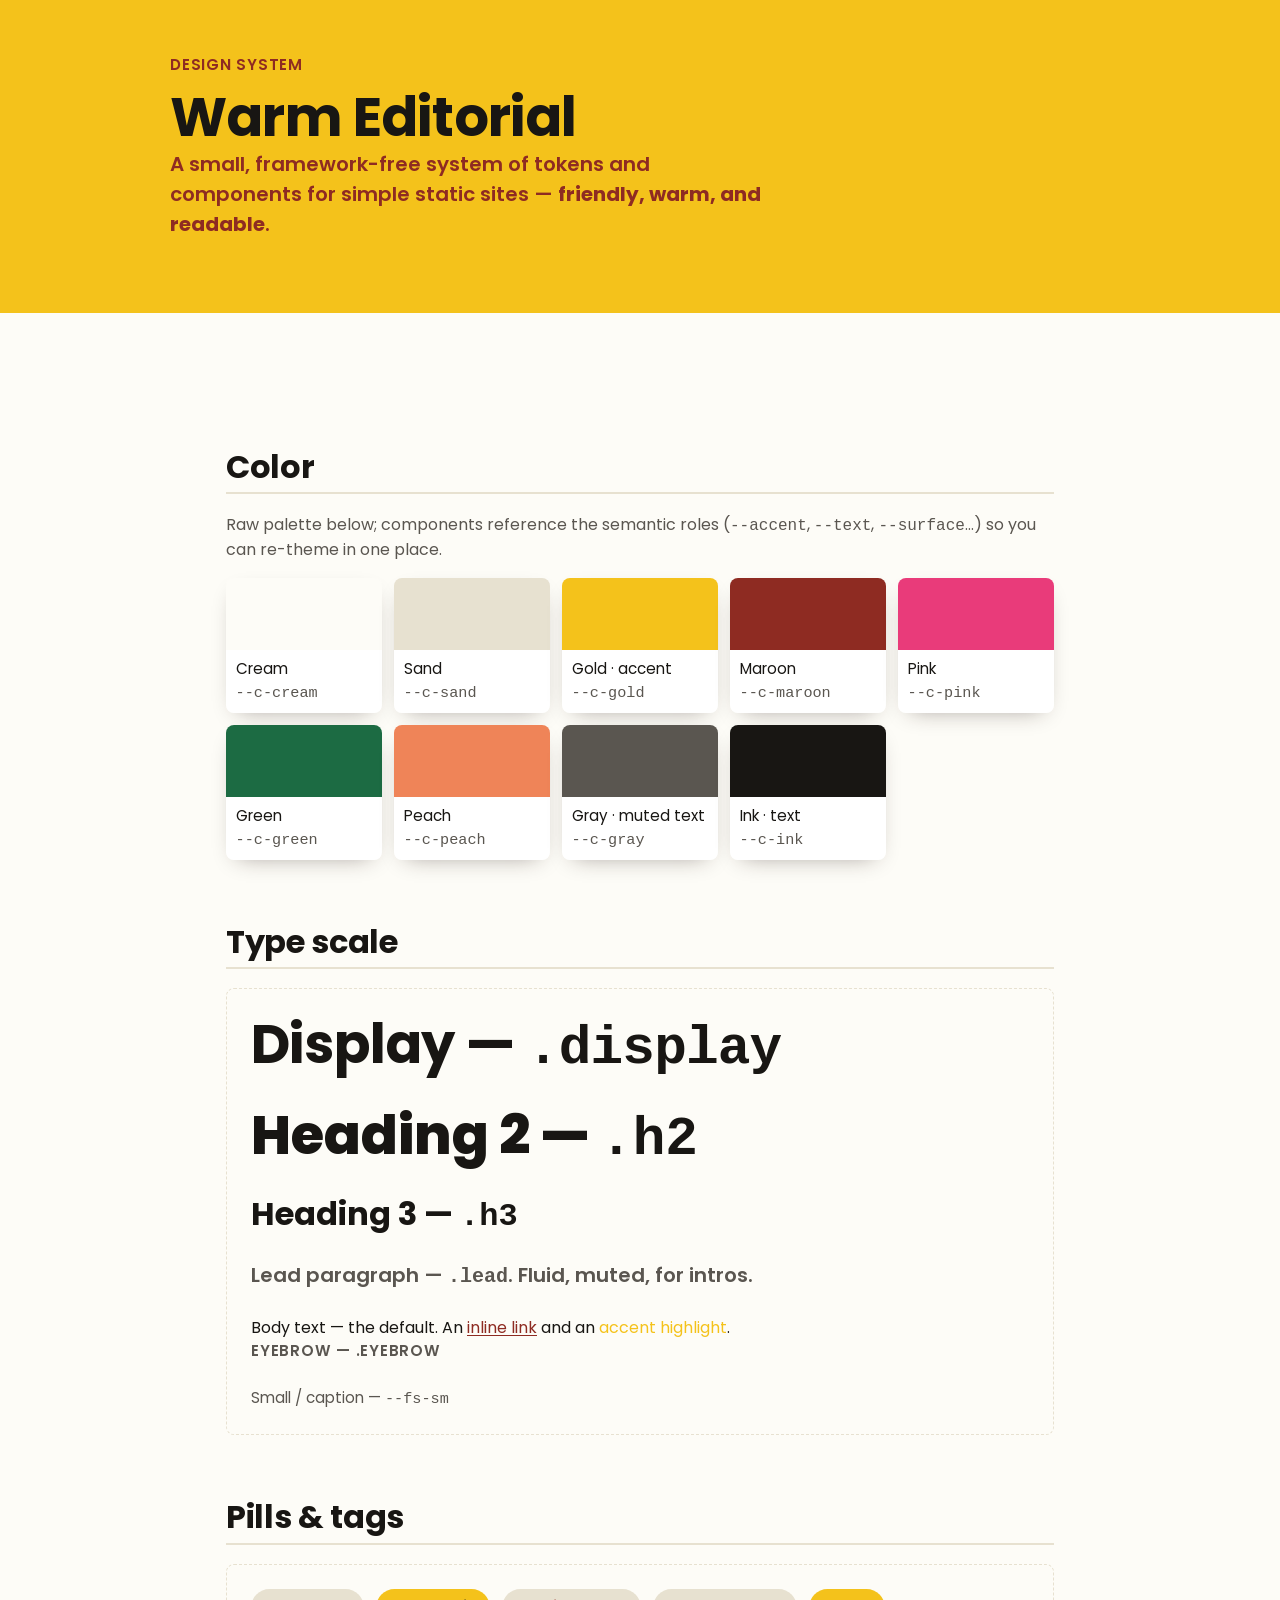
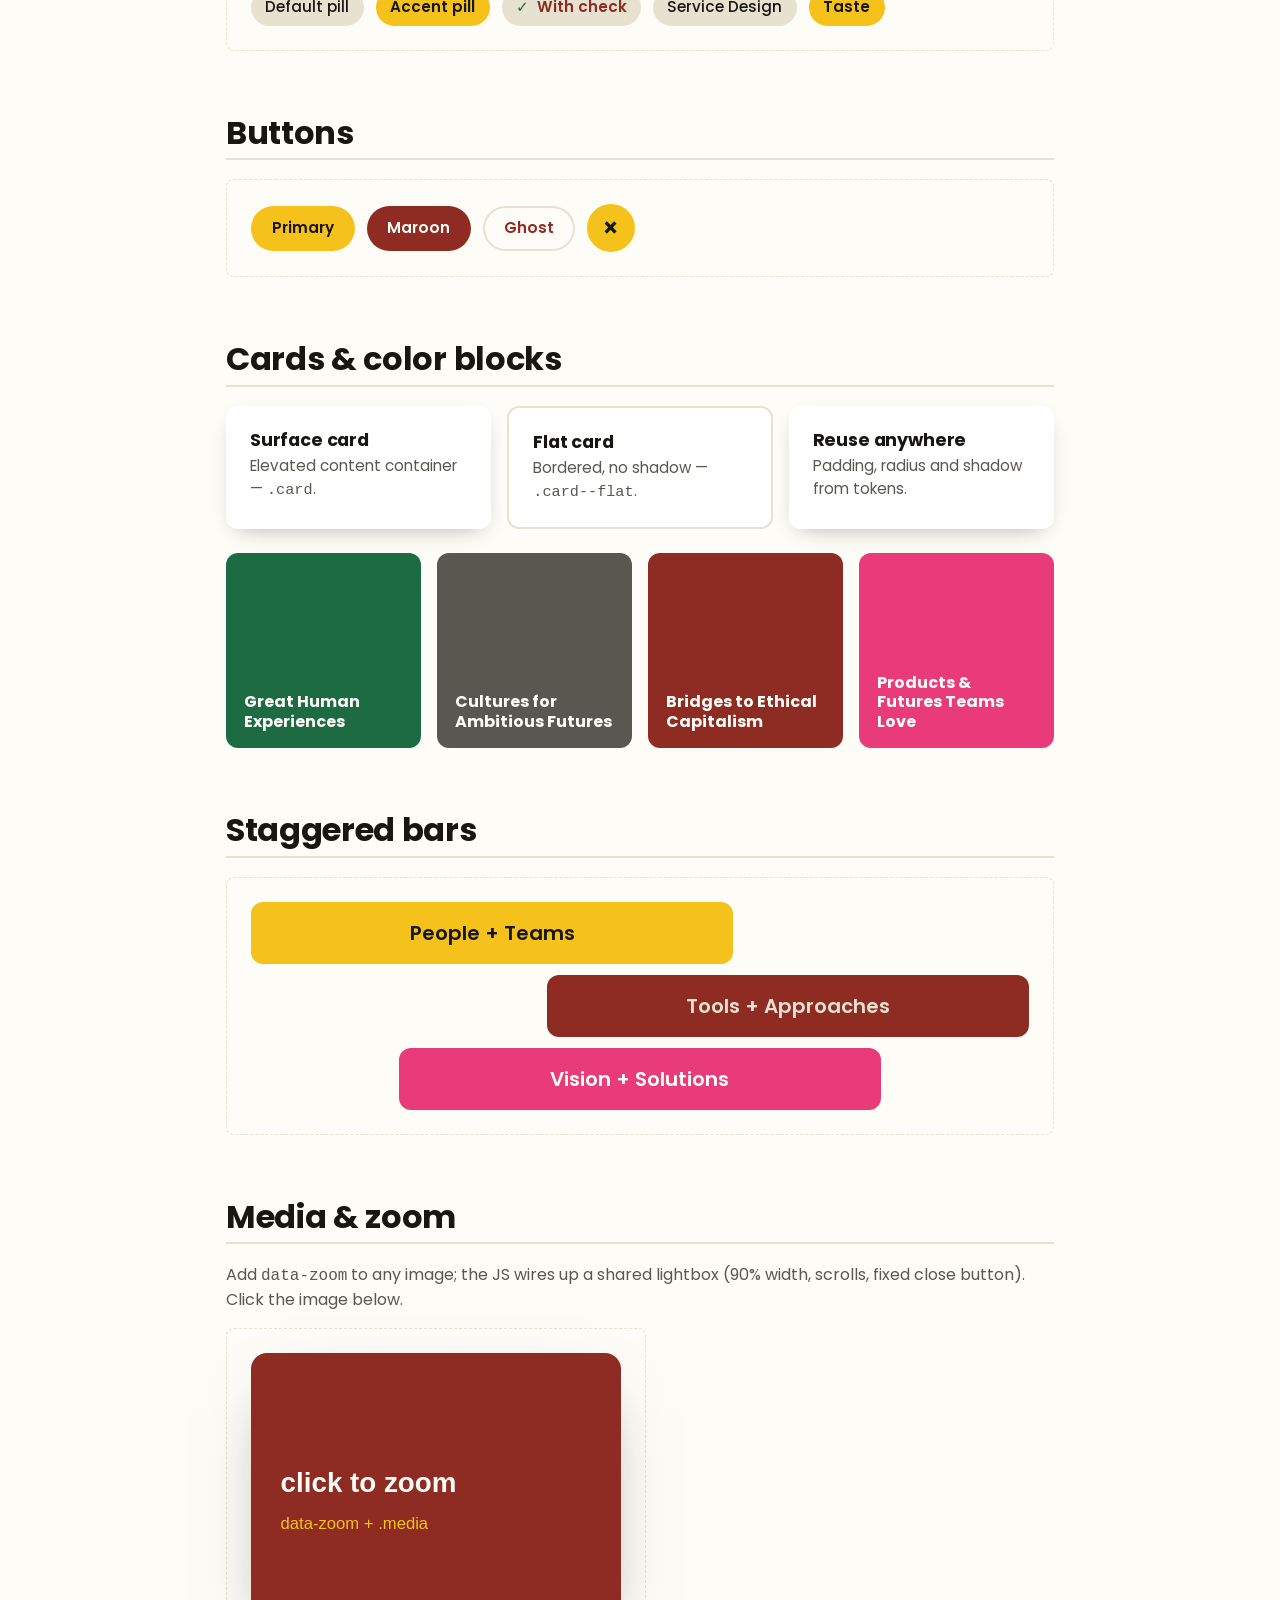
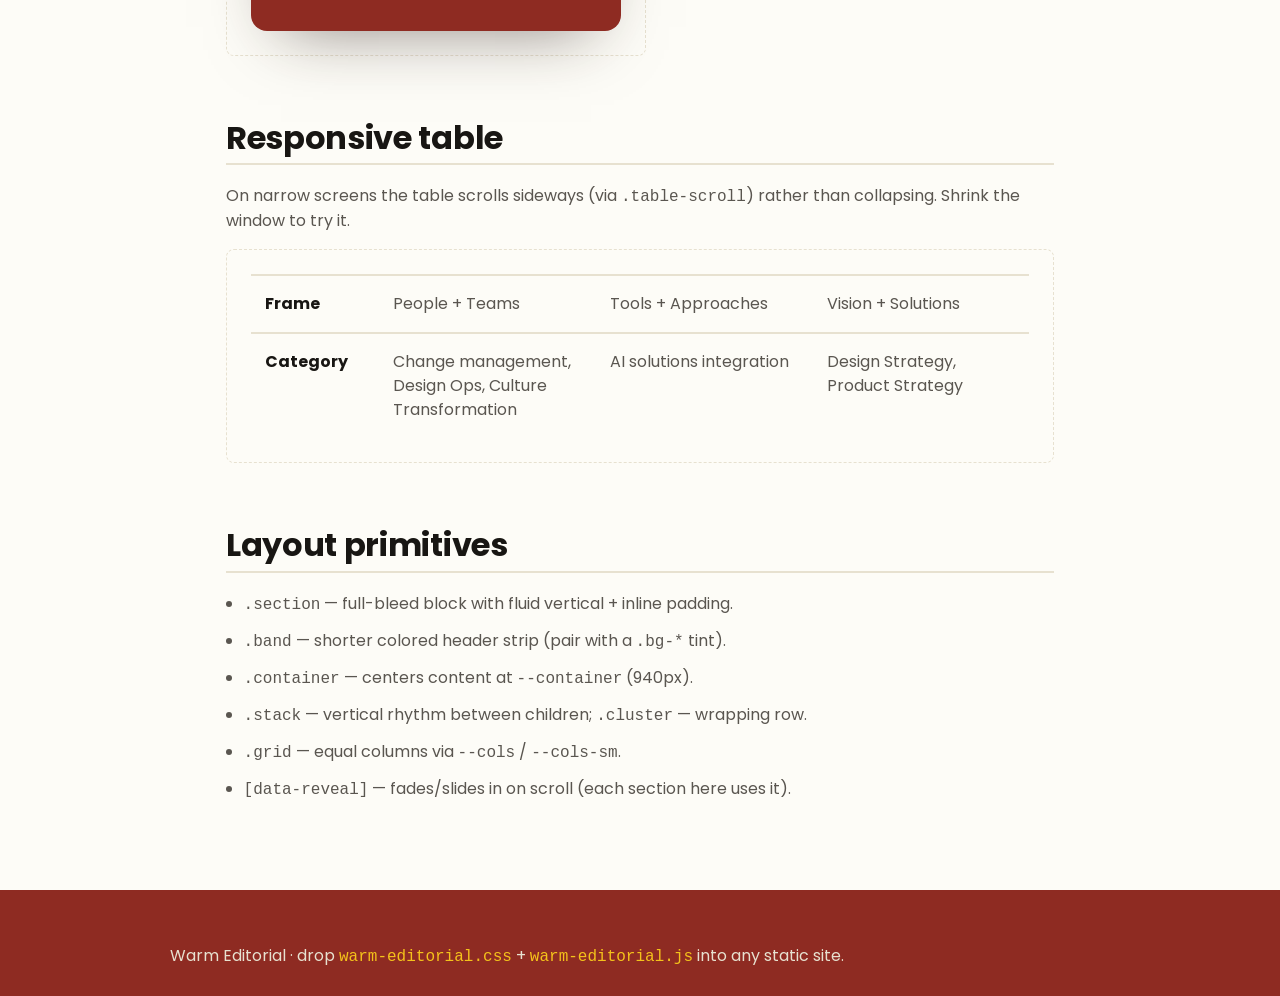
<file: design-system/styleguide.html>
<!DOCTYPE html>
<html lang="en">
<head>
  <meta charset="UTF-8" />
  <meta name="viewport" content="width=device-width, initial-scale=1.0" />
  <title>Warm Editorial — style guide</title>
  <link rel="preconnect" href="https://fonts.googleapis.com" />
  <link rel="preconnect" href="https://fonts.gstatic.com" crossorigin />
  <link href="https://fonts.googleapis.com/css2?family=Poppins:wght@400;500;600;700;800&display=swap" rel="stylesheet" />
  <link rel="stylesheet" href="warm-editorial.css" />
  <style>
    /* style-guide-only helpers (not part of the system) */
    .sg-title { border-bottom: 2px solid var(--border); padding-bottom: .4rem; margin-top: var(--space-8); }
    .swatches { display: grid; grid-template-columns: repeat(auto-fill, minmax(140px, 1fr)); gap: var(--space-3); }
    .swatch { border-radius: var(--r-sm); overflow: hidden; box-shadow: var(--shadow-sm); font-size: var(--fs-sm); }
    .swatch .chip { height: 72px; }
    .swatch .meta { background: var(--surface); padding: .5rem .6rem; }
    .swatch code { color: var(--text-muted); }
    .demo { border: 1px dashed var(--border); border-radius: var(--r-sm); padding: var(--space-5); }
  </style>
</head>
<body>
  <header class="band bg-gold">
    <div class="container">
      <p class="eyebrow" style="color: var(--c-maroon)">Design system</p>
      <h1 class="display" style="color: var(--c-ink); margin: 0">Warm Editorial</h1>
      <p class="lead" style="color: var(--c-maroon); max-width: 46ch">
        A small, framework-free system of tokens and components for simple static sites —
        <span class="accent-text" style="color: var(--c-maroon); font-weight: 700">friendly, warm, and readable</span>.
      </p>
    </div>
  </header>

  <main class="section container stack">

    <!-- COLOR -->
    <section data-reveal>
      <h2 class="h3 sg-title">Color</h2>
      <p class="muted">Raw palette below; components reference the semantic roles (<code>--accent</code>, <code>--text</code>, <code>--surface</code>…) so you can re-theme in one place.</p>
      <div class="swatches">
        <div class="swatch"><div class="chip bg-cream"></div><div class="meta">Cream<br><code>--c-cream</code></div></div>
        <div class="swatch"><div class="chip bg-sand"></div><div class="meta">Sand<br><code>--c-sand</code></div></div>
        <div class="swatch"><div class="chip bg-gold"></div><div class="meta">Gold · accent<br><code>--c-gold</code></div></div>
        <div class="swatch"><div class="chip bg-maroon"></div><div class="meta">Maroon<br><code>--c-maroon</code></div></div>
        <div class="swatch"><div class="chip bg-pink"></div><div class="meta">Pink<br><code>--c-pink</code></div></div>
        <div class="swatch"><div class="chip bg-green"></div><div class="meta">Green<br><code>--c-green</code></div></div>
        <div class="swatch"><div class="chip" style="height:72px;background:var(--c-peach)"></div><div class="meta">Peach<br><code>--c-peach</code></div></div>
        <div class="swatch"><div class="chip" style="height:72px;background:var(--c-gray)"></div><div class="meta">Gray · muted text<br><code>--c-gray</code></div></div>
        <div class="swatch"><div class="chip" style="height:72px;background:var(--c-ink)"></div><div class="meta">Ink · text<br><code>--c-ink</code></div></div>
      </div>
    </section>

    <!-- TYPE -->
    <section data-reveal>
      <h2 class="h3 sg-title">Type scale</h2>
      <div class="demo stack">
        <p class="display mb-0">Display — <code>.display</code></p>
        <p class="h2 mb-0">Heading 2 — <code>.h2</code></p>
        <p class="h3 mb-0">Heading 3 — <code>.h3</code></p>
        <p class="lead mb-0">Lead paragraph — <code>.lead</code>. Fluid, muted, for intros.</p>
        <p class="mb-0">Body text — the default. An <a href="#">inline link</a> and an <span class="accent-text">accent highlight</span>.</p>
        <p class="eyebrow mb-0">Eyebrow — .eyebrow</p>
        <p class="muted mb-0" style="font-size:var(--fs-sm)">Small / caption — <code>--fs-sm</code></p>
      </div>
    </section>

    <!-- PILLS -->
    <section data-reveal>
      <h2 class="h3 sg-title">Pills &amp; tags</h2>
      <div class="demo cluster">
        <span class="pill">Default pill</span>
        <span class="pill pill--accent">Accent pill</span>
        <span class="pill pill--check">With check</span>
        <span class="pill">Service Design</span>
        <span class="pill pill--accent">Taste</span>
      </div>
    </section>

    <!-- BUTTONS -->
    <section data-reveal>
      <h2 class="h3 sg-title">Buttons</h2>
      <div class="demo cluster" style="align-items:center">
        <button class="btn">Primary</button>
        <button class="btn btn--maroon">Maroon</button>
        <button class="btn btn--ghost">Ghost</button>
        <button class="btn btn--round" aria-label="Close">×</button>
      </div>
    </section>

    <!-- CARDS + BLOCKS -->
    <section data-reveal>
      <h2 class="h3 sg-title">Cards &amp; color blocks</h2>
      <div class="grid" style="--cols:3; --cols-sm:1; margin-bottom: var(--space-5)">
        <div class="card"><h3 class="h3" style="font-size:1.1rem;margin:0 0 .3rem">Surface card</h3><p class="muted mb-0" style="font-size:var(--fs-sm)">Elevated content container — <code>.card</code>.</p></div>
        <div class="card card--flat"><h3 class="h3" style="font-size:1.1rem;margin:0 0 .3rem">Flat card</h3><p class="muted mb-0" style="font-size:var(--fs-sm)">Bordered, no shadow — <code>.card--flat</code>.</p></div>
        <div class="card"><h3 class="h3" style="font-size:1.1rem;margin:0 0 .3rem">Reuse anywhere</h3><p class="muted mb-0" style="font-size:var(--fs-sm)">Padding, radius and shadow from tokens.</p></div>
      </div>
      <div class="grid" style="--cols:4; --cols-sm:2">
        <div class="block block--square is-green">Great Human Experiences</div>
        <div class="block block--square is-gray">Cultures for Ambitious Futures</div>
        <div class="block block--square is-maroon">Bridges to Ethical Capitalism</div>
        <div class="block block--square is-pink">Products &amp; Futures Teams Love</div>
      </div>
    </section>

    <!-- BARS -->
    <section data-reveal>
      <h2 class="h3 sg-title">Staggered bars</h2>
      <div class="demo">
        <div class="bars">
          <span class="bar">People + Teams</span>
          <span class="bar btn--maroon" style="background:var(--c-maroon);color:var(--c-sand)">Tools + Approaches</span>
          <span class="bar" style="background:var(--c-pink);color:var(--c-cream)">Vision + Solutions</span>
        </div>
      </div>
    </section>

    <!-- MEDIA / LIGHTBOX -->
    <section data-reveal>
      <h2 class="h3 sg-title">Media &amp; zoom</h2>
      <p class="muted">Add <code>data-zoom</code> to any image; the JS wires up a shared lightbox (90% width, scrolls, fixed close button). Click the image below.</p>
      <div class="demo" style="max-width:420px">
        <img class="media" data-zoom alt="Sample slide"
          src="data:image/svg+xml;utf8,%3Csvg xmlns='http://www.w3.org/2000/svg' viewBox='0 0 400 300'%3E%3Crect width='400' height='300' fill='%238E2B22'/%3E%3Ctext x='32' y='150' fill='%23FDFCF7' font-family='Poppins,sans-serif' font-size='30' font-weight='800'%3Eclick to zoom%3C/text%3E%3Ctext x='32' y='190' fill='%23F4C21B' font-family='Poppins,sans-serif' font-size='18'%3Edata-zoom + .media%3C/text%3E%3C/svg%3E" />
      </div>
    </section>

    <!-- TABLE -->
    <section data-reveal>
      <h2 class="h3 sg-title">Responsive table</h2>
      <p class="muted">On narrow screens the table scrolls sideways (via <code>.table-scroll</code>) rather than collapsing. Shrink the window to try it.</p>
      <div class="demo">
        <div class="table-scroll">
          <table class="table">
            <tbody>
              <tr>
                <th scope="row">Frame</th>
                <td>People + Teams</td>
                <td>Tools + Approaches</td>
                <td>Vision + Solutions</td>
              </tr>
              <tr>
                <th scope="row">Category</th>
                <td>Change management, Design Ops, Culture Transformation</td>
                <td>AI solutions integration</td>
                <td>Design Strategy, Product Strategy</td>
              </tr>
            </tbody>
          </table>
        </div>
      </div>
    </section>

    <!-- LAYOUT -->
    <section data-reveal>
      <h2 class="h3 sg-title">Layout primitives</h2>
      <ul class="muted flow-tight" style="padding-left:1.1rem">
        <li><code>.section</code> — full-bleed block with fluid vertical + inline padding.</li>
        <li><code>.band</code> — shorter colored header strip (pair with a <code>.bg-*</code> tint).</li>
        <li><code>.container</code> — centers content at <code>--container</code> (940px).</li>
        <li><code>.stack</code> — vertical rhythm between children; <code>.cluster</code> — wrapping row.</li>
        <li><code>.grid</code> — equal columns via <code>--cols</code> / <code>--cols-sm</code>.</li>
        <li><code>[data-reveal]</code> — fades/slides in on scroll (each section here uses it).</li>
      </ul>
    </section>

  </main>

  <footer class="band bg-maroon">
    <div class="container">
      <p class="mb-0" style="color:var(--c-sand)">Warm Editorial · drop <code style="color:var(--c-gold)">warm-editorial.css</code> + <code style="color:var(--c-gold)">warm-editorial.js</code> into any static site.</p>
    </div>
  </footer>

  <script src="warm-editorial.js" defer></script>
</body>
</html>
</file>
<file: design-system/warm-editorial.css>
/* ============================================================
   WARM EDITORIAL — a small design system for simple static sites
   Distilled from the Provoke concepts site.

   Usage:
     <link rel="stylesheet" href="warm-editorial.css">
     <script src="warm-editorial.js" defer></script>   (optional: reveal + zoom)

   Re-theme by overriding the semantic tokens in section 1.
   ============================================================ */

/* ---------- 1. Design tokens -------------------------------- */
:root {
  /* Brand palette (the raw colors) */
  --c-cream:  #FDFCF7;
  --c-sand:   #E7E1D0;
  --c-sand-2: #F4F3EE;
  --c-gold:   #F4C21B;
  --c-maroon: #8E2B22;
  --c-pink:   #E93B7A;
  --c-green:  #1C6B43;
  --c-peach:  #EF8458;
  --c-gray:   #5A5650;
  --c-ink:    #181613;
  --c-white:  #FFFFFF;

  /* Semantic roles — swap these to re-skin without touching components */
  --bg:            var(--c-cream);
  --surface:       var(--c-white);
  --surface-muted: var(--c-sand-2);
  --text:          var(--c-ink);
  --text-muted:    var(--c-gray);
  --border:        var(--c-sand);
  --accent:        var(--c-gold);   /* primary accent */
  --accent-ink:    var(--c-ink);    /* readable text on --accent */
  --link:          var(--c-maroon);

  /* Typography */
  --font-sans: 'Poppins', system-ui, -apple-system, 'Segoe UI', Roboto, Helvetica, Arial, sans-serif;
  --lh-tight: 1.15;
  --lh-base:  1.5;

  /* Fluid type scale — clamp(min, preferred-vw, max) */
  --fs-sm:      clamp(0.82rem, 1.7vw, 0.95rem);
  --fs-base:    1rem;
  --fs-lead:    clamp(1.00rem, 2.4vw, 1.25rem);
  --fs-h3:      clamp(1.40rem, 3.4vw, 2.00rem);
  --fs-h2:      clamp(2.00rem, 6.0vw, 3.40rem);
  --fs-display: clamp(2.10rem, 5.4vw, 3.40rem);

  /* Weights (Poppins ships 400–800) */
  --fw-normal: 400;
  --fw-medium: 500;
  --fw-semi:   600;
  --fw-bold:   700;
  --fw-black:  800;

  /* Spacing scale */
  --space-1: 0.25rem;
  --space-2: 0.50rem;
  --space-3: 0.75rem;
  --space-4: 1.00rem;
  --space-5: 1.50rem;
  --space-6: 2.00rem;
  --space-7: 3.00rem;
  --space-8: 4.00rem;
  --pad: clamp(1.25rem, 5vw, 3.5rem);   /* fluid inline padding for full-bleed sections */

  /* Radius */
  --r-sm:   8px;
  --r-md:   12px;
  --r-lg:   16px;
  --r-pill: 999px;

  /* Elevation */
  --shadow-sm: 0 8px 22px -12px rgba(40, 25, 20, .45);
  --shadow-md: 0 18px 40px -24px rgba(40, 25, 20, .50);
  --shadow-lg: 0 26px 64px -30px rgba(40, 25, 20, .55);

  /* Layout + motion */
  --container: 940px;
  --ease: cubic-bezier(.2, .6, .2, 1);
  --dur:  .3s;
}

/* ---------- 2. Reset & base -------------------------------- */
*, *::before, *::after { box-sizing: border-box; }
html { -webkit-text-size-adjust: 100%; }
body {
  margin: 0;
  font-family: var(--font-sans);
  font-size: var(--fs-base);
  line-height: var(--lh-base);
  color: var(--text);
  background: var(--bg);
  -webkit-font-smoothing: antialiased;
  overflow-x: hidden;              /* fluid layouts should never scroll sideways */
}
img, svg, video { max-width: 100%; height: auto; display: block; }
a { color: var(--link); text-underline-offset: 2px; }
h1, h2, h3, h4 {
  margin: 0 0 .6em; line-height: var(--lh-tight);
  font-weight: var(--fw-black); letter-spacing: -.01em;
}
p { margin: 0 0 1em; }
:focus-visible { outline: 3px solid var(--accent); outline-offset: 2px; }

/* ---------- 3. Layout -------------------------------------- */
.section   { width: 100%; padding: clamp(3rem, 8vh, 6rem) var(--pad); }
.band      { width: 100%; padding: clamp(2.2rem, 6vh, 4rem) var(--pad); }  /* shorter colored header strip */
.container { max-width: var(--container); margin-inline: auto; }

/* composition helpers */
.stack > * + * { margin-top: var(--space-5); }        /* vertical rhythm */
.cluster { display: flex; flex-wrap: wrap; gap: var(--space-3); }  /* wrapping row of items */
.grid    { display: grid; gap: var(--space-4); grid-template-columns: repeat(var(--cols, 3), 1fr); }
@media (max-width: 640px) { .grid { grid-template-columns: repeat(var(--cols-sm, 1), 1fr); } }

/* section background tints (set readable text where needed) */
.bg-cream  { background: var(--c-cream); }
.bg-sand   { background: var(--c-sand); }
.bg-gold   { background: var(--c-gold);  color: var(--c-ink); }
.bg-maroon { background: var(--c-maroon); color: var(--c-sand); }
.bg-green  { background: var(--c-green);  color: var(--c-cream); }
.bg-pink   { background: var(--c-pink);   color: var(--c-cream); }

/* ---------- 4. Typography helpers -------------------------- */
.display { font-size: var(--fs-display); font-weight: var(--fw-bold); line-height: var(--lh-tight); letter-spacing: -.015em; }
.h2      { font-size: var(--fs-h2); font-weight: var(--fw-black); line-height: var(--lh-tight); }
.h3      { font-size: var(--fs-h3); font-weight: var(--fw-bold);  line-height: var(--lh-tight); }
.lead    { font-size: var(--fs-lead); font-weight: var(--fw-semi); color: var(--text-muted); }
.eyebrow { font-size: var(--fs-sm); font-weight: var(--fw-semi); letter-spacing: .05em; text-transform: uppercase; color: var(--text-muted); margin: 0 0 .6rem; }
.muted   { color: var(--text-muted); }
.accent-text { color: var(--accent); }         /* inline highlight, e.g. <span class="accent-text"> */

/* ---------- 5. Components ---------------------------------- */

/* 5.1 Pills / tags */
.pill {
  display: inline-block; padding: .45rem .9rem; border-radius: var(--r-pill);
  font-size: var(--fs-sm); font-weight: var(--fw-medium);
  background: var(--c-sand); color: var(--text);
}
.pill--accent { background: var(--accent); color: var(--accent-ink); font-weight: var(--fw-semi); }
.pill--check  { display: inline-flex; align-items: center; gap: .5rem; background: var(--c-sand); color: var(--c-maroon); font-weight: var(--fw-semi); }
.pill--check::before { content: '✓'; color: var(--c-green); font-weight: var(--fw-black); }

/* 5.2 Buttons */
.btn {
  display: inline-flex; align-items: center; justify-content: center; gap: .5rem;
  padding: .7rem 1.3rem; border: 0; border-radius: var(--r-pill); cursor: pointer;
  font: inherit; font-weight: var(--fw-semi); font-size: var(--fs-sm);
  background: var(--accent); color: var(--accent-ink); text-decoration: none;
  transition: transform var(--dur) var(--ease), box-shadow var(--dur) var(--ease), background var(--dur) var(--ease);
}
.btn:hover  { box-shadow: var(--shadow-sm); }
.btn:active { transform: translateY(1px); }
.btn--maroon { background: var(--c-maroon); color: var(--c-cream); }
.btn--ghost  { background: transparent; color: var(--c-maroon); box-shadow: inset 0 0 0 2px var(--border); }
.btn--round  { width: 48px; height: 48px; padding: 0; border-radius: 50%; font-size: 1.6rem; line-height: 1; }

/* 5.3 Cards & color blocks */
.card {
  background: var(--surface); border-radius: var(--r-md);
  padding: var(--space-5); box-shadow: var(--shadow-sm);
}
.card--flat { box-shadow: none; border: 2px solid var(--border); }

/* solid color block; text sits bottom-left. add .block--square for a 1:1 tile */
.block {
  border-radius: var(--r-md); padding: 1.1rem; color: var(--c-cream);
  font-weight: var(--fw-bold); line-height: 1.2; min-height: 8rem;
  display: flex; flex-direction: column; justify-content: flex-end; align-items: flex-start;
}
.block--square { aspect-ratio: 1 / 1; min-height: 0; }
.block.is-green  { background: var(--c-green); }
.block.is-gray   { background: var(--c-gray); }
.block.is-maroon { background: var(--c-maroon); }
.block.is-pink   { background: var(--c-pink); }
.block.is-gold   { background: var(--c-gold); color: var(--c-ink); }

/* 5.4 Bold rounded label bar (one, or a staggered .bars cascade) */
.bar {
  display: block; padding: 1rem 1.4rem; border-radius: var(--r-md);
  font-weight: var(--fw-semi); text-align: center; font-size: var(--fs-lead);
  background: var(--accent); color: var(--accent-ink);
}
.bars { display: flex; flex-direction: column; gap: .7rem; align-items: flex-start; }
.bars .bar { width: min(100%, 62%); }               /* staggered, scales with container */
.bars .bar:nth-child(2) { margin-left: 38%; }
.bars .bar:nth-child(3) { margin-left: 19%; }
@media (max-width: 640px) { .bars .bar { width: min(100%, 84%); } .bars .bar:nth-child(2){ margin-left: 16%; } .bars .bar:nth-child(3){ margin-left: 8%; } }

/* 5.5 Media (image) with elevation + optional click-to-zoom */
.media { border-radius: var(--r-lg); box-shadow: var(--shadow-lg); }
.media--zoom { cursor: zoom-in; }                    /* also added automatically to [data-zoom] by the JS */
.media--zoom:focus-visible { outline-offset: 4px; }  /* the JS makes [data-zoom] images focusable */

/* 5.6 Lightbox — image at ~90% width, scrolls, fixed close button (see JS) */
.lightbox {
  position: fixed; inset: 0; z-index: 1000; display: none;
  overflow-y: auto; overflow-x: hidden;
  background: rgba(24, 22, 19, .85); -webkit-overflow-scrolling: touch;
}
.lightbox.is-open { display: block; }
.lightbox__img {
  display: block; width: 90%; height: auto; margin: 4vh auto;
  border-radius: var(--r-md); box-shadow: 0 30px 80px -30px rgba(0, 0, 0, .7);
}
.lightbox__close {
  position: fixed; top: 18px; right: 22px; z-index: 1001;
  width: 48px; height: 48px; padding: 0; border: 0; border-radius: 50%; cursor: pointer;
  background: rgba(0, 0, 0, .55); color: #fff; font-size: 30px; line-height: 1;
  display: grid; place-items: center; transition: background var(--dur) var(--ease);
}
.lightbox__close:hover { background: rgba(0, 0, 0, .85); }
body.has-lightbox { overflow: hidden; }

/* 5.7 Responsive table — scrolls sideways on narrow screens instead of collapsing */
.table-scroll { overflow-x: auto; -webkit-overflow-scrolling: touch; }
.table { width: 100%; border-collapse: collapse; table-layout: fixed; min-width: 40rem; }
.table th, .table td { text-align: left; padding: 1rem .9rem; vertical-align: top; border-top: 2px solid var(--border); }
.table th[scope="row"] { font-weight: var(--fw-bold); color: var(--text); white-space: nowrap; width: 8rem; }
.table td { color: var(--text-muted); }

/* ---------- 6. Reveal on scroll (progressive enhancement) --- */
/* Content is fully visible without JS; the JS adds .js to <html> and .is-in per element,
   so a failed/absent script can never leave content stuck hidden. */
.js [data-reveal] { opacity: 0; transform: translateY(18px); transition: opacity .6s var(--ease), transform .6s var(--ease); }
.js [data-reveal].is-in { opacity: 1; transform: none; }
@media (prefers-reduced-motion: reduce) { .js [data-reveal] { opacity: 1; transform: none; transition: none; } }

/* ---------- 7. A few utilities ----------------------------- */
.text-center { text-align: center; }
.text-left   { text-align: left; }
.flow-tight > * + * { margin-top: var(--space-3); }
.mt-0 { margin-top: 0; }
.mb-0 { margin-bottom: 0; }
.full { width: 100%; }
</file>
